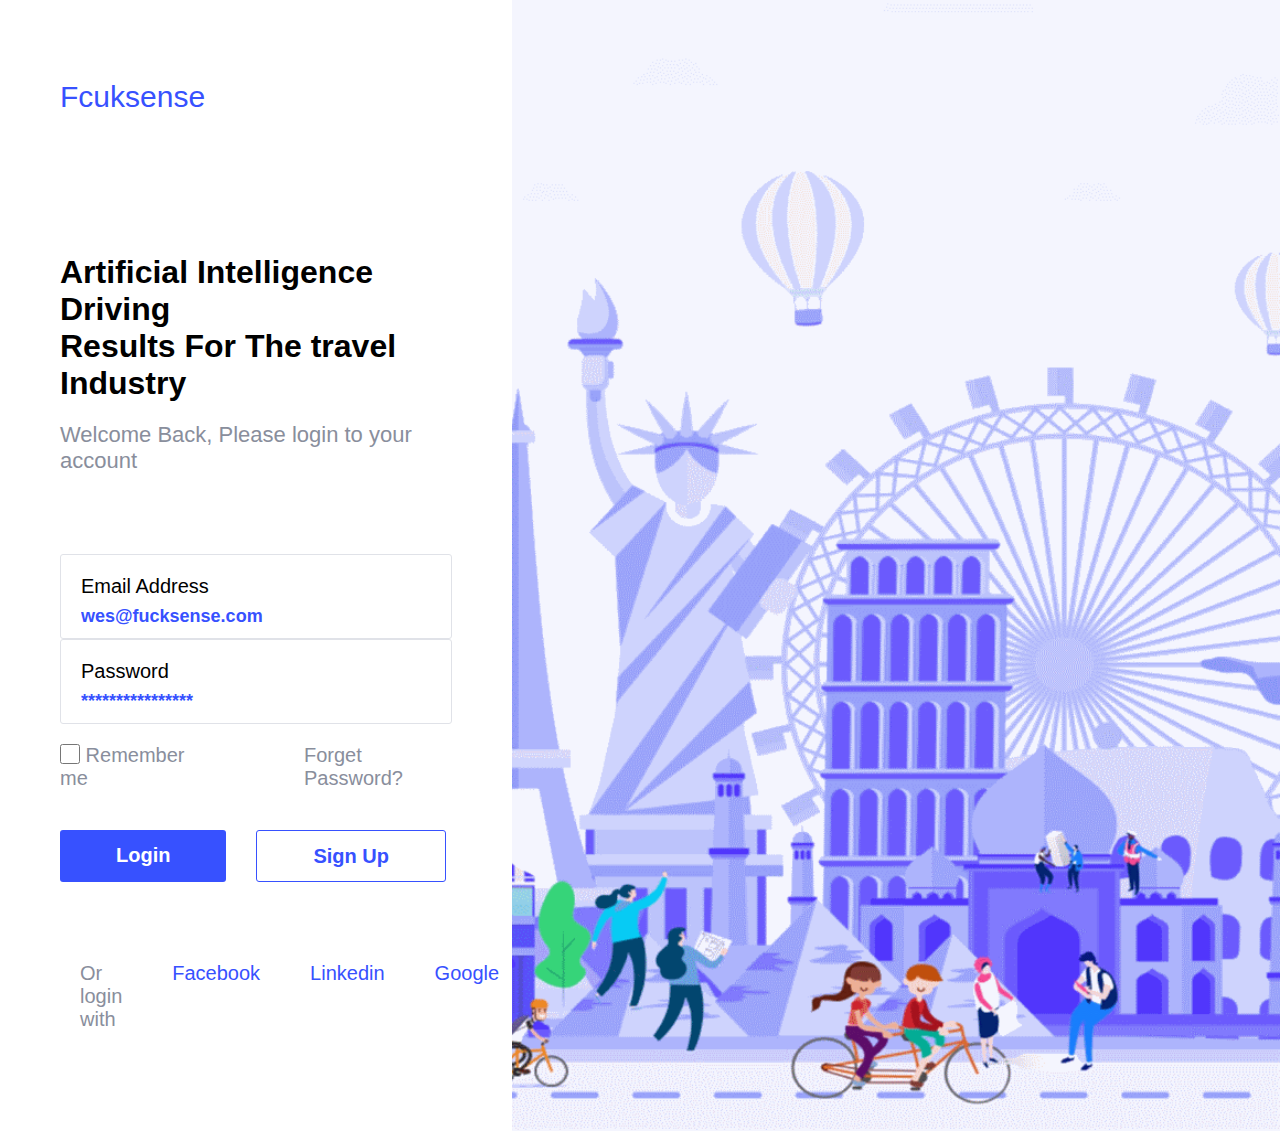
<file: index.html>
<!DOCTYPE html>
<html lang="en">

<head>
    <meta charset="UTF-8">
    <meta http-equiv="X-UA-Compatible" content="IE=edge">
    <meta name="viewport" content="width=device-width, initial-scale=1.0">
    <title>Fcuksense</title>
    <link rel="stylesheet" href="./css/main.css">
    <link rel="stylesheet" href="./css/form.css">
    <link rel="stylesheet" href="./css/button.css">
</head>

<body>
    <main>
        <div class="left-column">
            <div class="texts">
                <p class="title">Fcuksense</p>
                <p class="intro">Artificial Intelligence Driving <br>Results For The travel Industry</p>
                <p class="summary">Welcome Back, Please login to your account</p>
            </div>

            <form class=".form">
                <div class="form-row input-box email-field">
                    <label class="email-field">Email Address</label>
                    <input placeholder="wes@fucksense.com" type="text" required>
                </div>

                <div class="form-row input-box">
                    <label>Password</label>
                    <input placeholder="****************" type="text" required>
                </div>
                <div class="form-row form-links">
                    <div class="remember-link">
                        <input type="checkbox">
                        <a href="#">Remember me</a>
                    </div>
                    <a class="forgot-link" href="./forgot-password.html">Forget Password?</a>
                </div>
                <div class="buttons">
                    <a class="login-btn buttons-style" href="#" target="_blank">Login</a>
                    <a class="submit-btn buttons-style" href="./sign-up.html" target="_blank ">Sign Up</a>
                </div>
                <footer class="footer ">
                    <a class="login-link " href="./sign-up.html " target="_blank ">Or login with </a>
                    <a href="# " target="_blank ">Facebook</a>
                    <a href="# " target="_blank ">Linkedin</a>
                    <a href="# " target="_blank ">Google</a>
                </footer>
            </form>
        </div>
        <div class=" right-column "></div>
    </main>

</body>

</html>
</file>
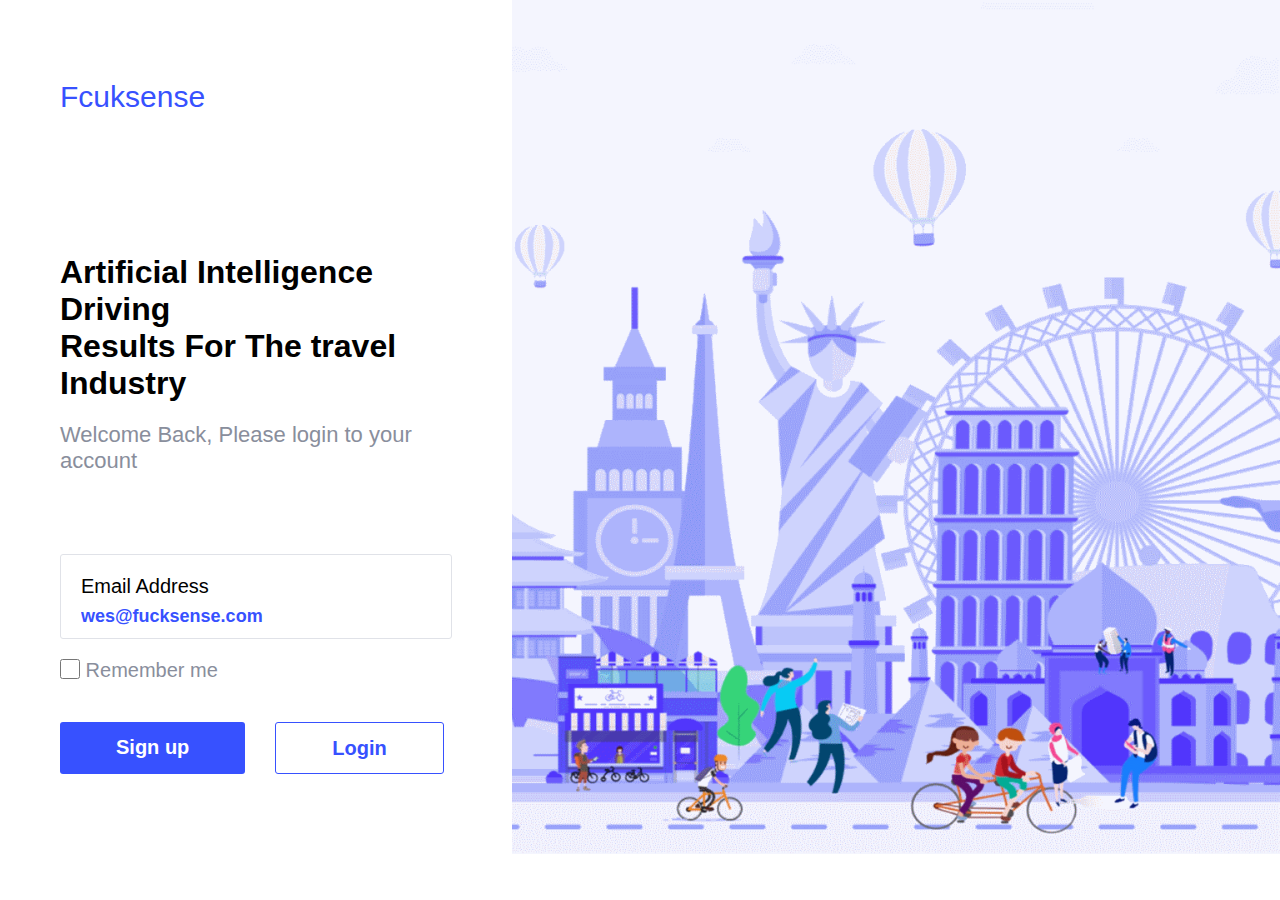
<file: forgot-password.html>
<!DOCTYPE html>
<html lang="en">

<head>
    <meta charset="UTF-8">
    <meta http-equiv="X-UA-Compatible" content="IE=edge">
    <meta name="viewport" content="width=device-width, initial-scale=1.0">
    <title>Fcuksense</title>
    <link rel="stylesheet" href="./css/main.css">
    <link rel="stylesheet" href="./css/form.css">
    <link rel="stylesheet" href="./css/button.css">
</head>

<body>
    <main>
        <div class="left-column">
            <div class="texts">
                <p class="title">Fcuksense</p>
                <p class="intro">Artificial Intelligence Driving <br>Results For The travel Industry</p>
                <p class="summary">Welcome Back, Please login to your account</p>
            </div>

            <form class=".form">
                <div class="form-row input-box email-field">
                    <label class="email-field">Email Address</label>
                    <input placeholder="wes@fucksense.com" type="text" required>
                </div>
                <div class="form-row form-links">
                    <div class="remember-link">
                        <input type="checkbox">
                        <a href="#">Remember me</a>
                    </div>
                </div>
                <div class="buttons">
                    <a class="login-btn buttons-style" href="./sign-up.html" target="_blank">Sign up</a>
                    <a class="submit-btn buttons-style" href="./index.html" target="_blank ">Login</a>
                </div>
            </form>
        </div>
        <div class="right-column"></div>
    </main>

</body>

</html>
</file>
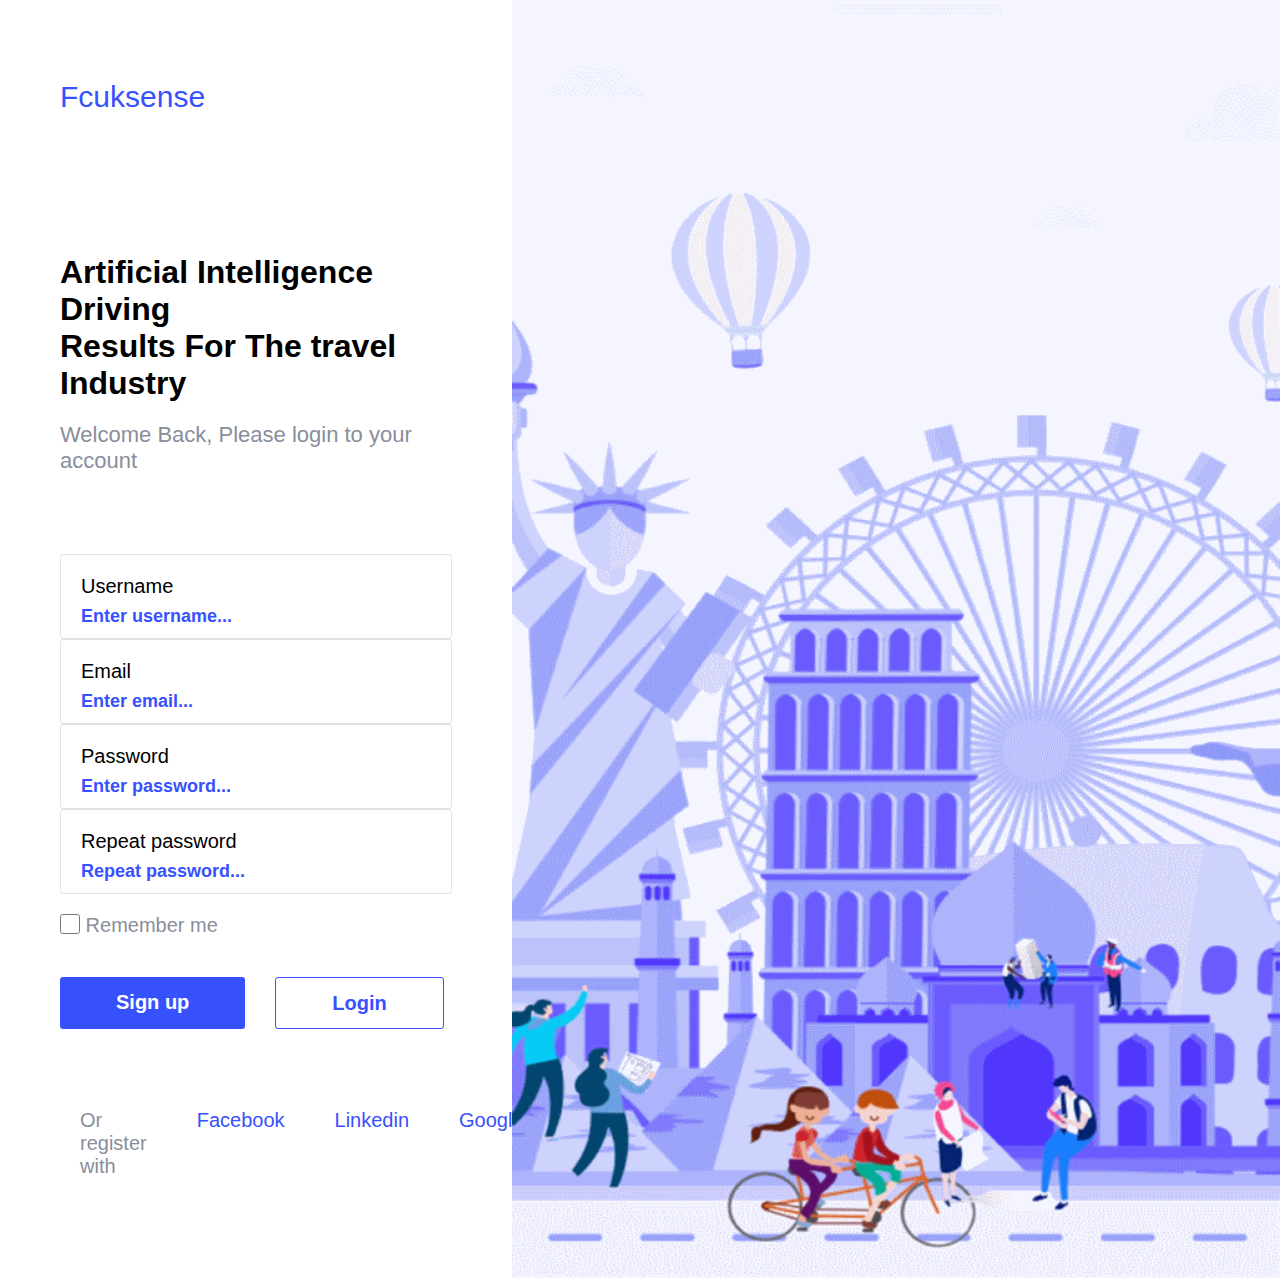
<file: sign-up.html>
<!DOCTYPE html>
<html lang="en">

<head>
    <meta charset="UTF-8">
    <meta http-equiv="X-UA-Compatible" content="IE=edge">
    <meta name="viewport" content="width=device-width, initial-scale=1.0">
    <title>Sign in</title>
    <link rel="stylesheet" href="./css/main.css">
    <link rel="stylesheet" href="./css/form.css">
    <link rel="stylesheet" href="./css/button.css">
</head>

<body>
    <main>
        <div class="left-column">
            <div class="texts">
                <p class="title">Fcuksense</p>
                <p class="intro">Artificial Intelligence Driving <br>Results For The travel Industry</p>
                <p class="summary">Welcome Back, Please login to your account</p>
            </div>

            <form class=".form">
                <div class="form-row input-box">
                    <label for="username">Username</label>
                    <input id="username" placeholder="Enter username..." type="text" required>
                </div>
                <div class="form-row input-box">
                    <label for="email">Email</label>
                    <input id="email" placeholder="Enter email..." type="email" required>
                </div>
                <div class="form-row input-box">
                    <label for="pass">Password</label>
                    <input id="pass" placeholder="Enter password..." type="password" required>
                </div>
                <div class="form-row input-box">
                    <label for="re-pass">Repeat password</label>
                    <input id="re-pass" placeholder="Repeat password..." type="password" required>
                </div>

                <div class="form-row form-links">
                    <div class="remember-link">
                        <input type="checkbox">
                        <a href="#">Remember me</a>
                    </div>
                </div>
                <div class="buttons">
                    <a class="login-btn buttons-style" href="./sign-up.html" target="_blank">Sign up</a>
                    <a class="submit-btn buttons-style" href="./index.html" target="_blank ">Login</a>
                </div>
                <footer class="footer">
                    <a class="login-link" href="#" target="_blank">Or register with </a>
                    <a href="#" target="_blank">Facebook</a>
                    <a href="#" target="_blank">Linkedin</a>
                    <a href="#" target="_blank">Google</a>
                </footer>
            </form>
        </div>
        <div class=" right-column "></div>
    </main>

</body>

</html>
</file>
<file: css/main.css>
body,
body * {
    margin: 0;
    padding: 0;
    vertical-align: top;
    box-sizing: border-box;
    font-family: 'Gill Sans', 'Gill Sans MT', Calibri, 'Trebuchet MS', sans-serif;
}

body {}

main {
    width: 100%;
    display: flex;
    flex-direction: row;
    position: relative;
}

.left-column {
    width: 40%;
    padding: 80px 60px;
}

.right-column {
    width: 60%;
    background-image: url(../img/login_screen.png);
    background-size: cover;
    background-position: right bottom;
}
</file>
<file: css/form.css>
.form {
    display: flex;
    flex-direction: column;
    width: 100%;
    background-color: yellow;
    position: absolute;
}

.texts {
    display: flex;
    flex-direction: column;
}

.title {
    font-size: 30px;
    padding-bottom: 140px;
    font-family: Verdana, Geneva, Tahoma, sans-serif;
    color: #3751FF;
}

.intro {
    font-size: 32px;
    font-family: Verdana, Geneva, Tahoma, sans-serif;
    font-weight: bold;
    color: black;
    padding-bottom: 20px;
}

.summary {
    font-size: 22px;
    font-family: Verdana, Geneva, Tahoma, sans-serif;
    color: #898E9C;
    padding-bottom: 80px;
}

.form-row {
    display: flex;
    flex-direction: column;
    width: 100%;
}

.form-row>label {
    font-size: 20px;
}

.form-row>input {
    line-height: 40px;
    border: none;
}

.form-row>input:focus {
    border-left: 5px solid #3751FF;
}

div.form-row.input-box {
    border: 1px solid #E0E2E8;
    background-color: white;
    padding: 20px;
    padding-bottom: 0;
    border-radius: 3px;
}

.form-row>input::placeholder {
    color: #3751FF;
    font-size: 18px;
    font-weight: bold;
}

.form-row.form-links {
    flex-direction: row;
    gap: 100px;
    font-size: 20px;
    padding-top: 20px;
}

.remember-link>input {
    height: 20px;
    width: 20px;
}

.remember-link>a {
    color: #898E9C;
    text-decoration: none;
}

.form-row.form-links>a {
    color: #898E9C;
    text-decoration: none;
}

.footer {
    display: flex;
    flex-direction: row;
    gap: 10px;
    width: 100%;
    padding-top: 60px;
}

.footer>a:nth-child(1) {
    color: #898E9C;
}

.footer>a {
    font-size: 20px;
    color: #3751FF;
    padding: 20px;
    text-decoration: none;
}
</file>
<file: css/button.css>
.buttons {
    display: flex;
    flex-direction: row;
    gap: 30px;
    padding-top: 40px;
}

.buttons-style {
    font-size: 20px;
    line-height: 50px;
    padding: 0 56px;
    font-weight: bold;
    border-radius: 3px;
    text-decoration: none;
}

.login-btn {
    background-color: #3751FF;
    border: none;
    color: white;
}

.submit-btn {
    background-color: white;
    border: 1px solid #3751FF;
    color: #3751FF;
}
</file>
